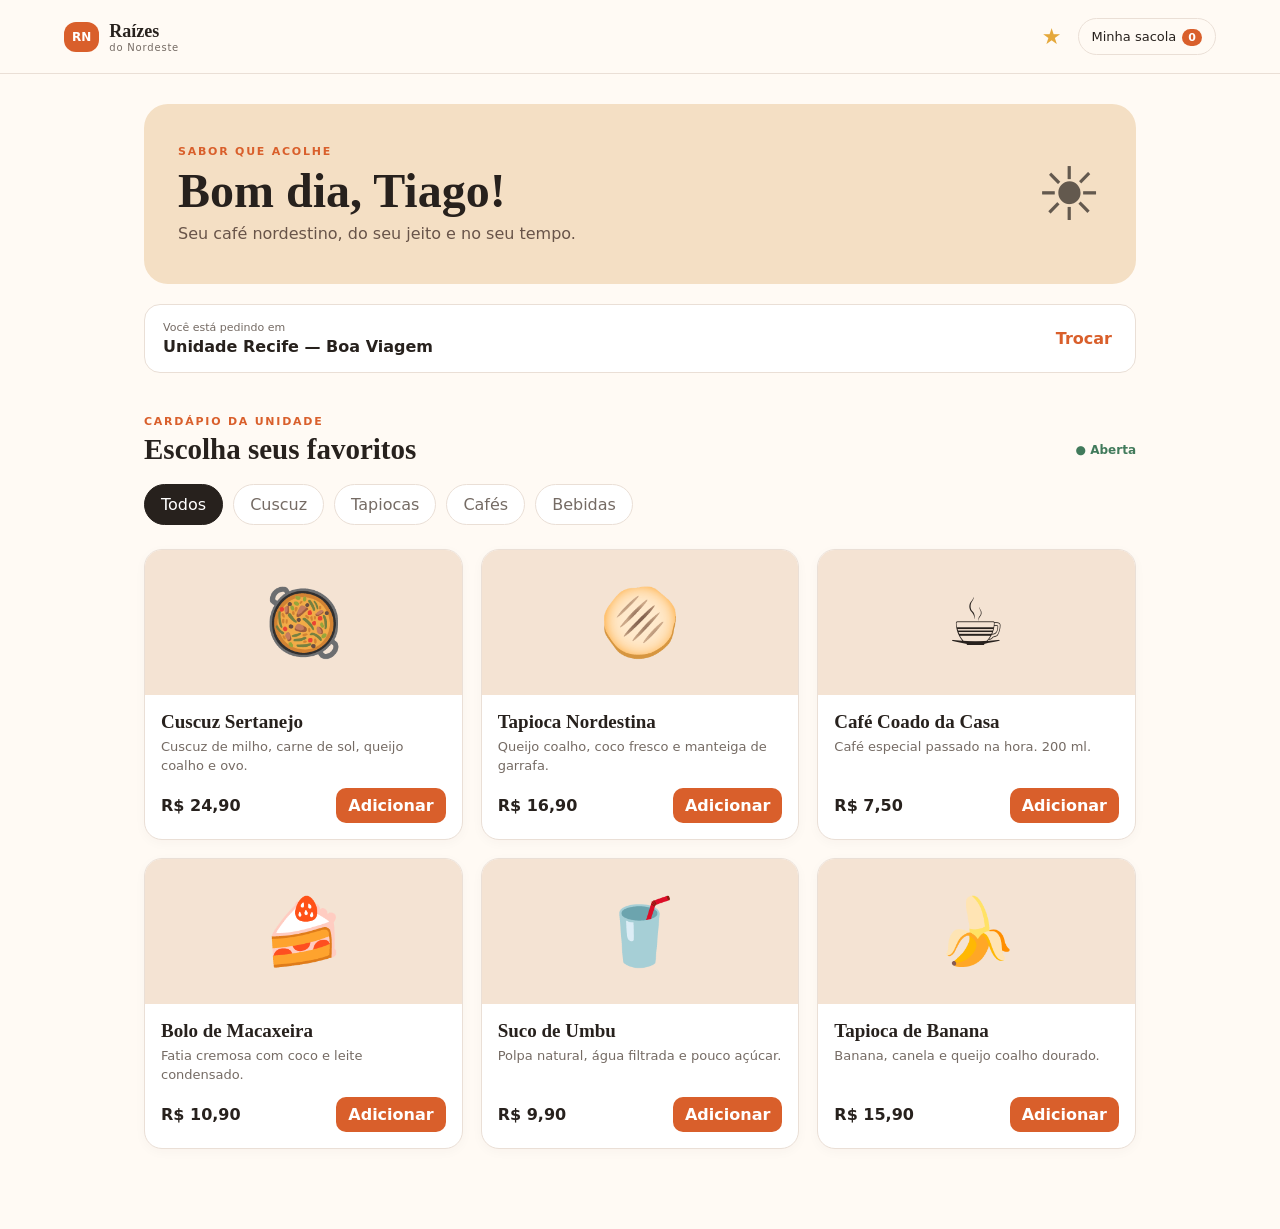
<file: index.html>
<!doctype html>
<html lang="pt-BR">
<head>
  <meta charset="utf-8">
  <meta name="viewport" content="width=device-width, initial-scale=1">
  <meta name="description" content="Raízes do Nordeste — cardápio, pedidos e fidelidade">
  <title>Raízes do Nordeste | Pedido digital</title>
  <link rel="stylesheet" href="styles.css">
  <link rel="stylesheet" href="accessibility.css">
</head>
<body>
  <header class="topbar">
    <a class="brand" href="#" data-nav="menu" aria-label="Ir para o cardápio">
      <span class="brand-mark">RN</span>
      <span><strong>Raízes</strong><small>do Nordeste</small></span>
    </a>
    <div class="top-actions">
      <button class="icon-button" data-nav="fidelity" aria-label="Abrir fidelidade">★</button>
      <button class="cart-button" data-nav="cart" aria-label="Abrir sacola">
        <span>Minha sacola</span><b id="cart-count">0</b>
      </button>
    </div>
  </header>

  <main>
    <section id="screen-menu" class="screen active" aria-labelledby="menu-title">
      <div class="hero">
        <div>
          <p class="eyebrow">Sabor que acolhe</p>
          <h1 id="menu-title">Bom dia, Tiago!</h1>
          <p>Seu café nordestino, do seu jeito e no seu tempo.</p>
        </div>
        <span class="hero-sun" aria-hidden="true">☀</span>
      </div>
      <div class="location-card">
        <div><span class="muted">Você está pedindo em</span><strong id="store-name">Unidade Recife — Boa Viagem</strong></div>
        <button class="text-button" id="change-store">Trocar</button>
      </div>
      <div class="section-heading"><div><p class="eyebrow">Cardápio da unidade</p><h2>Escolha seus favoritos</h2></div><span class="open-badge">● Aberta</span></div>
      <div class="categories" role="tablist" aria-label="Categorias">
        <button class="category active" role="tab" aria-selected="true" data-category="Todos">Todos</button>
        <button class="category" role="tab" aria-selected="false" data-category="Cuscuz">Cuscuz</button>
        <button class="category" role="tab" aria-selected="false" data-category="Tapioca">Tapiocas</button>
        <button class="category" role="tab" aria-selected="false" data-category="Cafés">Cafés</button>
        <button class="category" role="tab" aria-selected="false" data-category="Bebidas">Bebidas</button>
      </div>
      <div id="product-grid" class="product-grid"></div>
    </section>

    <section id="screen-cart" class="screen" aria-labelledby="cart-title">
      <button class="back-button" data-nav="menu">← Voltar ao cardápio</button>
      <p class="eyebrow">Conferência</p><h1 id="cart-title">Minha sacola</h1>
      <div id="cart-content"></div>
    </section>

    <section id="screen-checkout" class="screen" aria-labelledby="checkout-title">
      <button class="back-button" data-nav="cart">← Voltar à sacola</button>
      <p class="eyebrow">Último passo</p><h1 id="checkout-title">Finalizar pedido</h1>
      <div class="checkout-grid">
        <form id="checkout-form" class="card form-card" novalidate>
          <label for="pickup">Como você quer receber?</label>
          <div class="choice-row"><label class="choice selected"><input type="radio" name="pickup" value="Retirada na loja" checked> Retirar na loja</label><label class="choice"><input type="radio" name="pickup" value="Balcão"> Consumir no local</label></div>
          <label for="customer-name">Nome para o pedido</label><input id="customer-name" name="customerName" autocomplete="name" minlength="2" maxlength="80" required value="Tiago da Silva Souza" aria-describedby="checkout-feedback">
          <label for="payment">Pagamento</label><select id="payment"><option>Cartão (ambiente externo seguro)</option><option>Pix (ambiente externo seguro)</option><option>Carteira de pontos</option></select>
          <label class="consent"><input id="consent" type="checkbox" required> Autorizo o uso dos meus dados para processar este pedido, conforme a <button type="button" class="link-button" id="privacy-link">Política de Privacidade</button>.</label>
          <p id="checkout-feedback" class="form-feedback" role="alert" aria-live="polite"></p>
          <button class="primary-button" type="submit">Continuar para pagamento externo →</button>
        </form>
        <aside class="card order-summary" id="checkout-summary"></aside>
      </div>
    </section>

    <section id="screen-payment" class="screen" aria-labelledby="payment-title">
      <div class="payment-state card">
        <span class="external-icon">↗</span><p class="eyebrow">Ambiente externo</p><h1 id="payment-title">Pagamento seguro</h1>
        <p>Você será direcionado para o provedor de pagamentos. Nenhum dado do seu cartão é armazenado pela Raízes.</p>
        <button class="primary-button" id="confirm-payment">Simular pagamento aprovado</button>
        <button class="text-button" id="payment-fail">Simular falha no pagamento</button>
      </div>
    </section>

    <section id="screen-tracking" class="screen" aria-labelledby="tracking-title">
      <div class="success-banner"><span>✓</span><div><strong>Pedido confirmado!</strong><p id="order-number">Pedido #RN-0000</p></div></div>
      <p class="eyebrow">Acompanhe em tempo real</p><h1 id="tracking-title">Já estamos preparando</h1>
      <div class="progress-track"><div class="progress-fill"></div></div>
      <div class="status-list"><div class="status done"><b>✓</b><div><strong>Pedido recebido</strong><small>Pagamento confirmado com segurança</small></div></div><div class="status current"><b>2</b><div><strong>Em preparo</strong><small>A cozinha está cuidando do seu pedido</small></div></div><div class="status"><b>3</b><div><strong>Pronto para retirada</strong><small>Avisaremos quando estiver pronto</small></div></div></div>
      <button class="secondary-button" data-nav="menu">Fazer novo pedido</button>
    </section>

    <section id="screen-fidelity" class="screen" aria-labelledby="fidelity-title">
      <button class="back-button" data-nav="menu">← Voltar</button><p class="eyebrow">Programa de fidelidade</p><h1 id="fidelity-title">Clube das Raízes</h1>
      <div class="points-card"><span>Seus pontos</span><strong>280 <small>pts</small></strong><div class="points-bar"><i></i></div><small>Faltam 120 pontos para o próximo benefício</small></div>
      <h2>Benefícios para você</h2><div class="benefits"><article class="card benefit"><span>☕</span><div><strong>Café coado grátis</strong><small>Disponível com 400 pontos</small></div><button disabled>Resgatar</button></article><article class="card benefit"><span>🥥</span><div><strong>10% de desconto</strong><small>Disponível com 600 pontos</small></div><button disabled>Resgatar</button></article></div>
      <div class="privacy-note"><strong>Privacidade em primeiro lugar</strong><p>Você escolhe quais comunicações recebe. Altere suas preferências ou solicite seus dados a qualquer momento.</p><button class="text-button" id="privacy-link-2">Gerenciar preferências</button></div>
    </section>
  </main>

  <div id="privacy-modal" class="modal" role="dialog" aria-modal="true" aria-labelledby="privacy-title" hidden>
    <div class="modal-card"><button class="modal-close" id="close-privacy" aria-label="Fechar">×</button><p class="eyebrow">Transparência e controle</p><h2 id="privacy-title">Sua privacidade importa</h2><p>Usamos seus dados apenas para processar pedidos, oferecer benefícios que você escolher e melhorar o serviço. Você pode revogar consentimentos, consultar ou excluir seus dados.</p><label class="consent"><input id="marketing-consent" type="checkbox"> Quero receber promoções e novidades</label><button class="primary-button" id="save-privacy">Salvar preferências</button><button type="button" class="text-button" id="privacy-policy">Ler política resumida</button></div>
  </div>
  <div id="toast" class="toast" role="status"></div>
  <script src="app.js"></script>
</body>
</html>
</file>
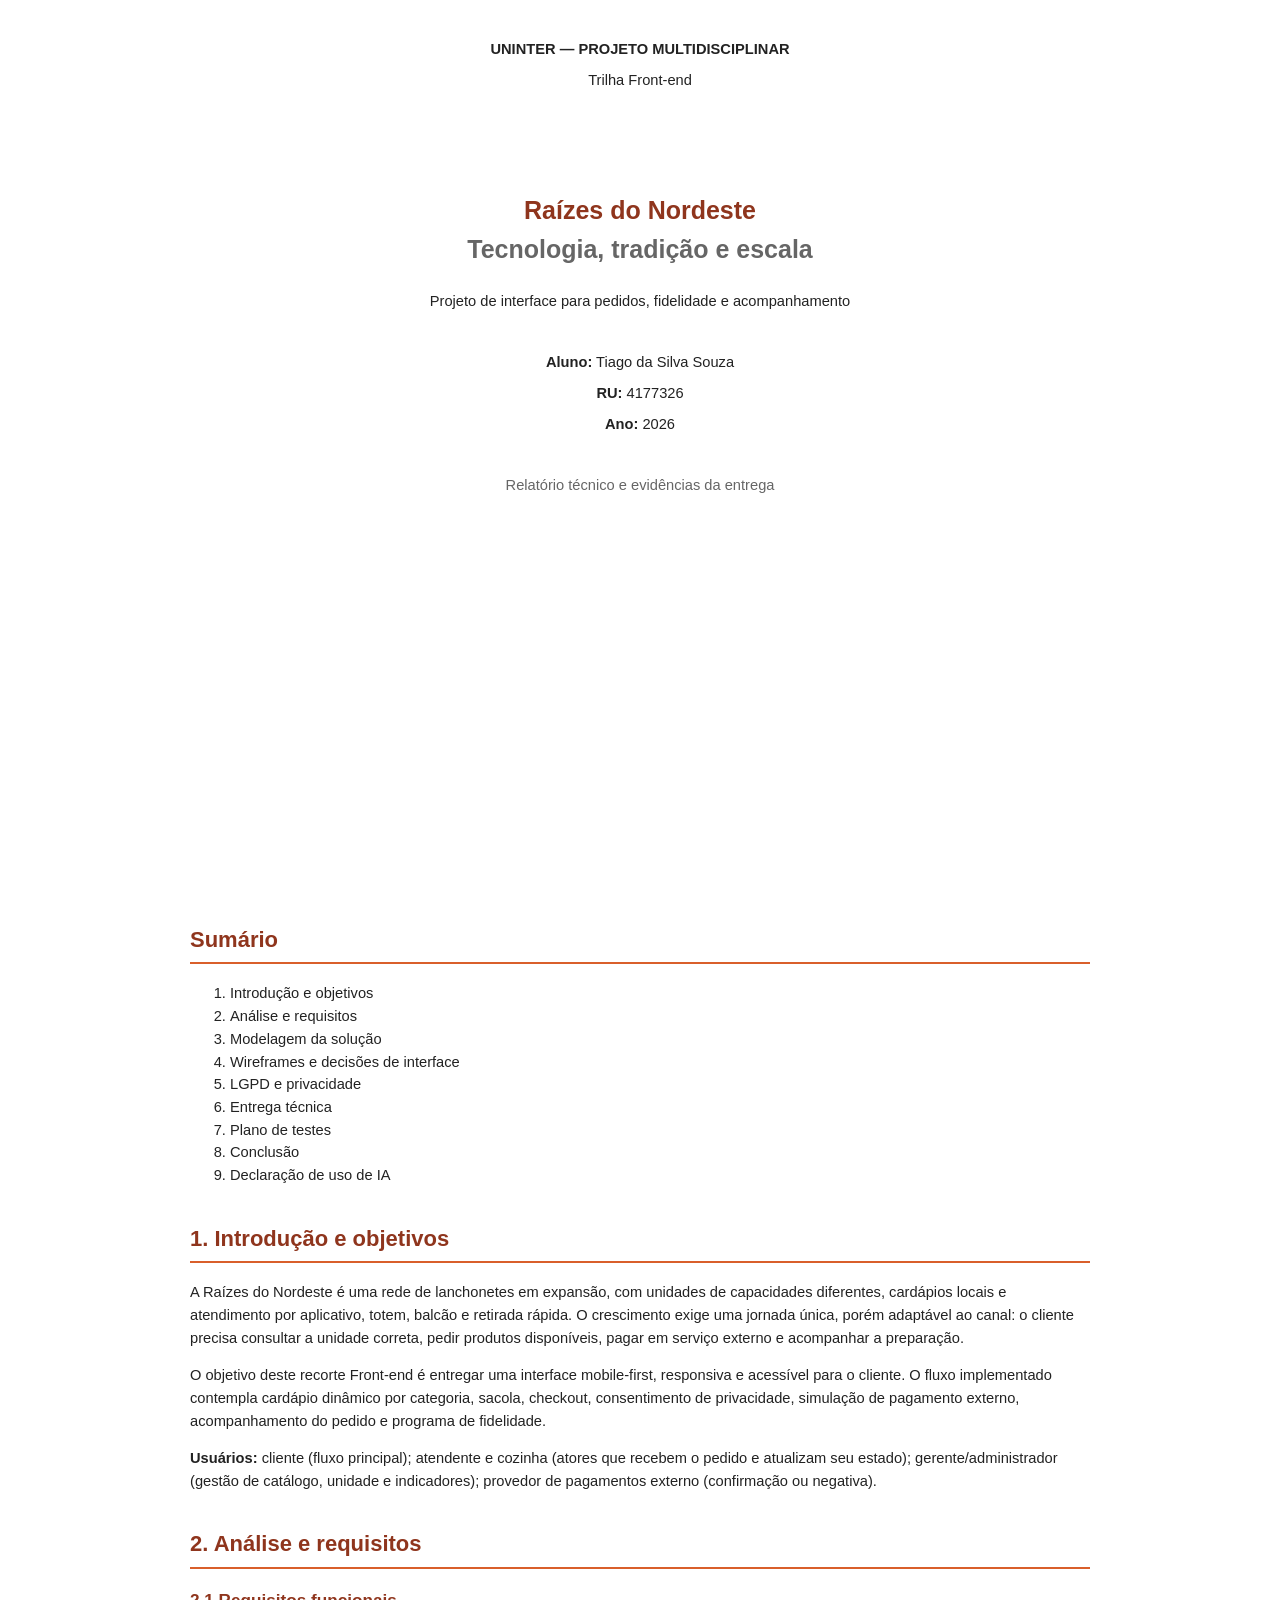
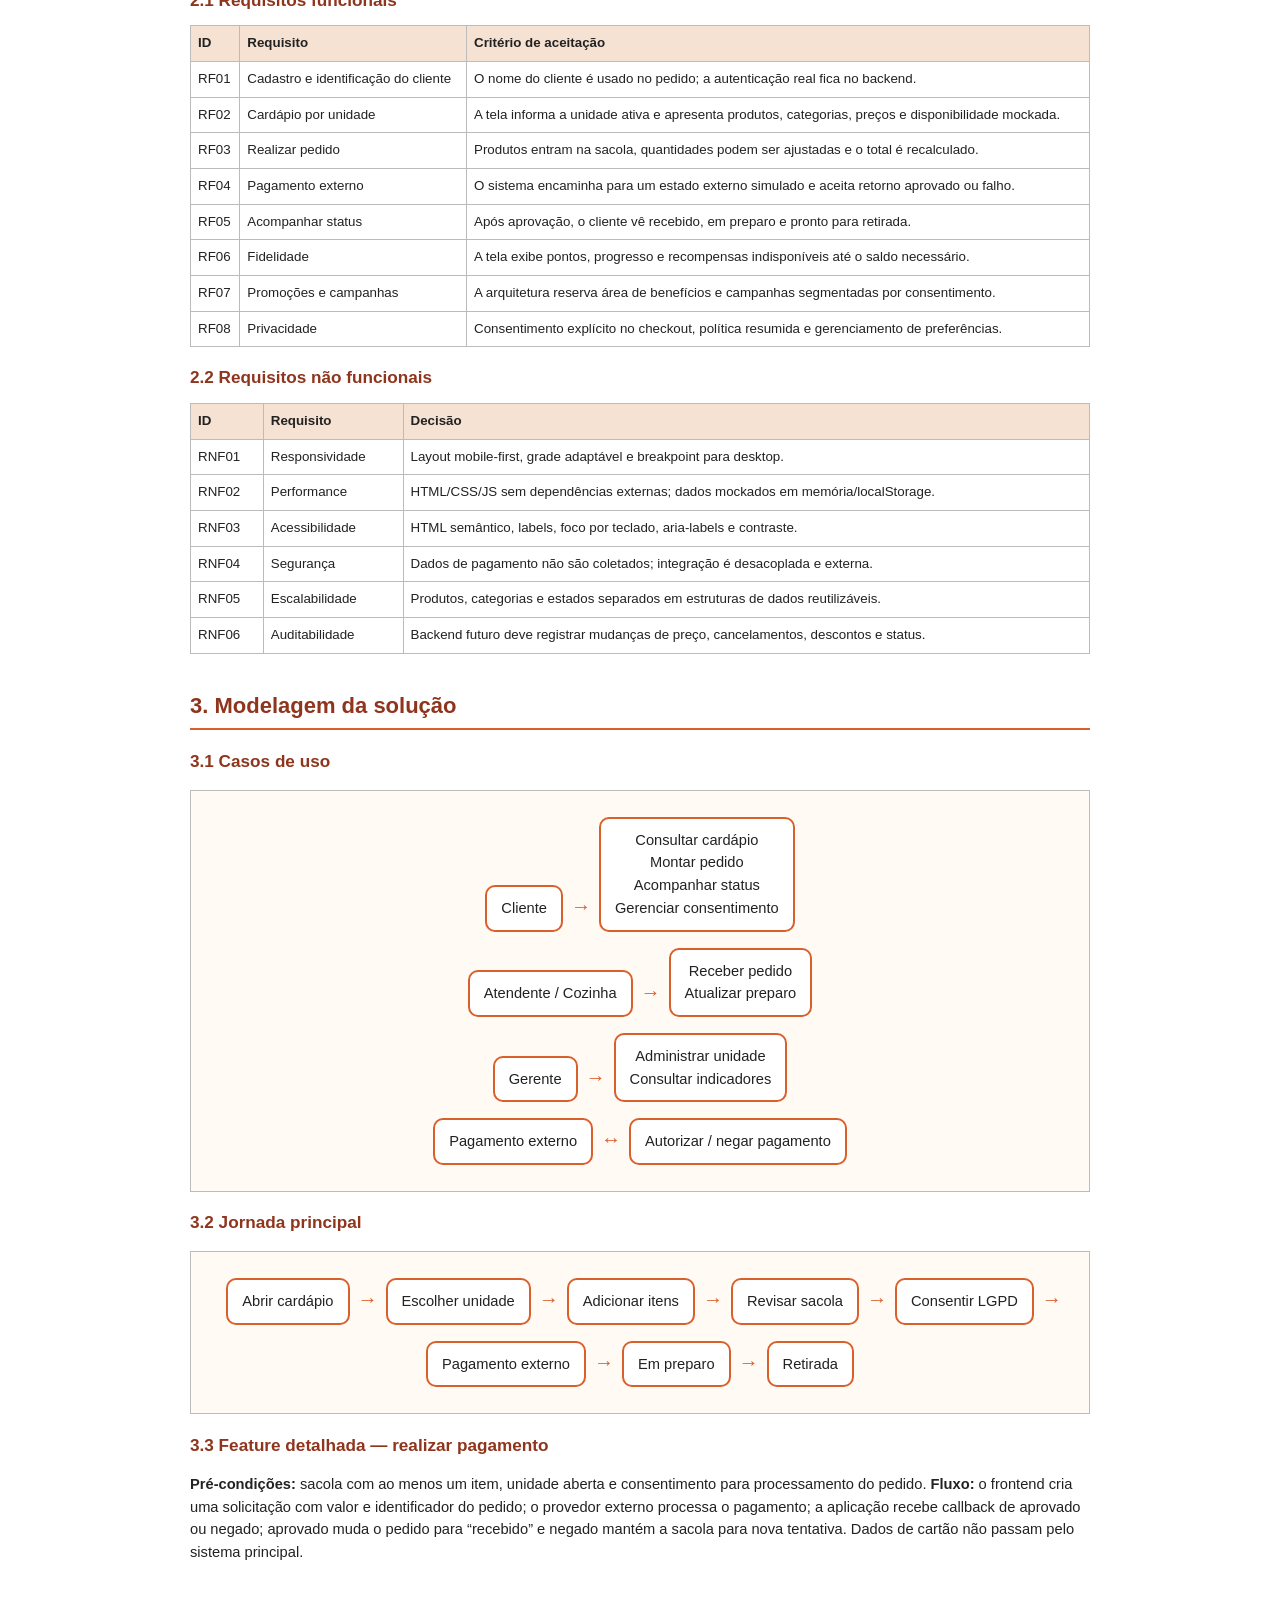
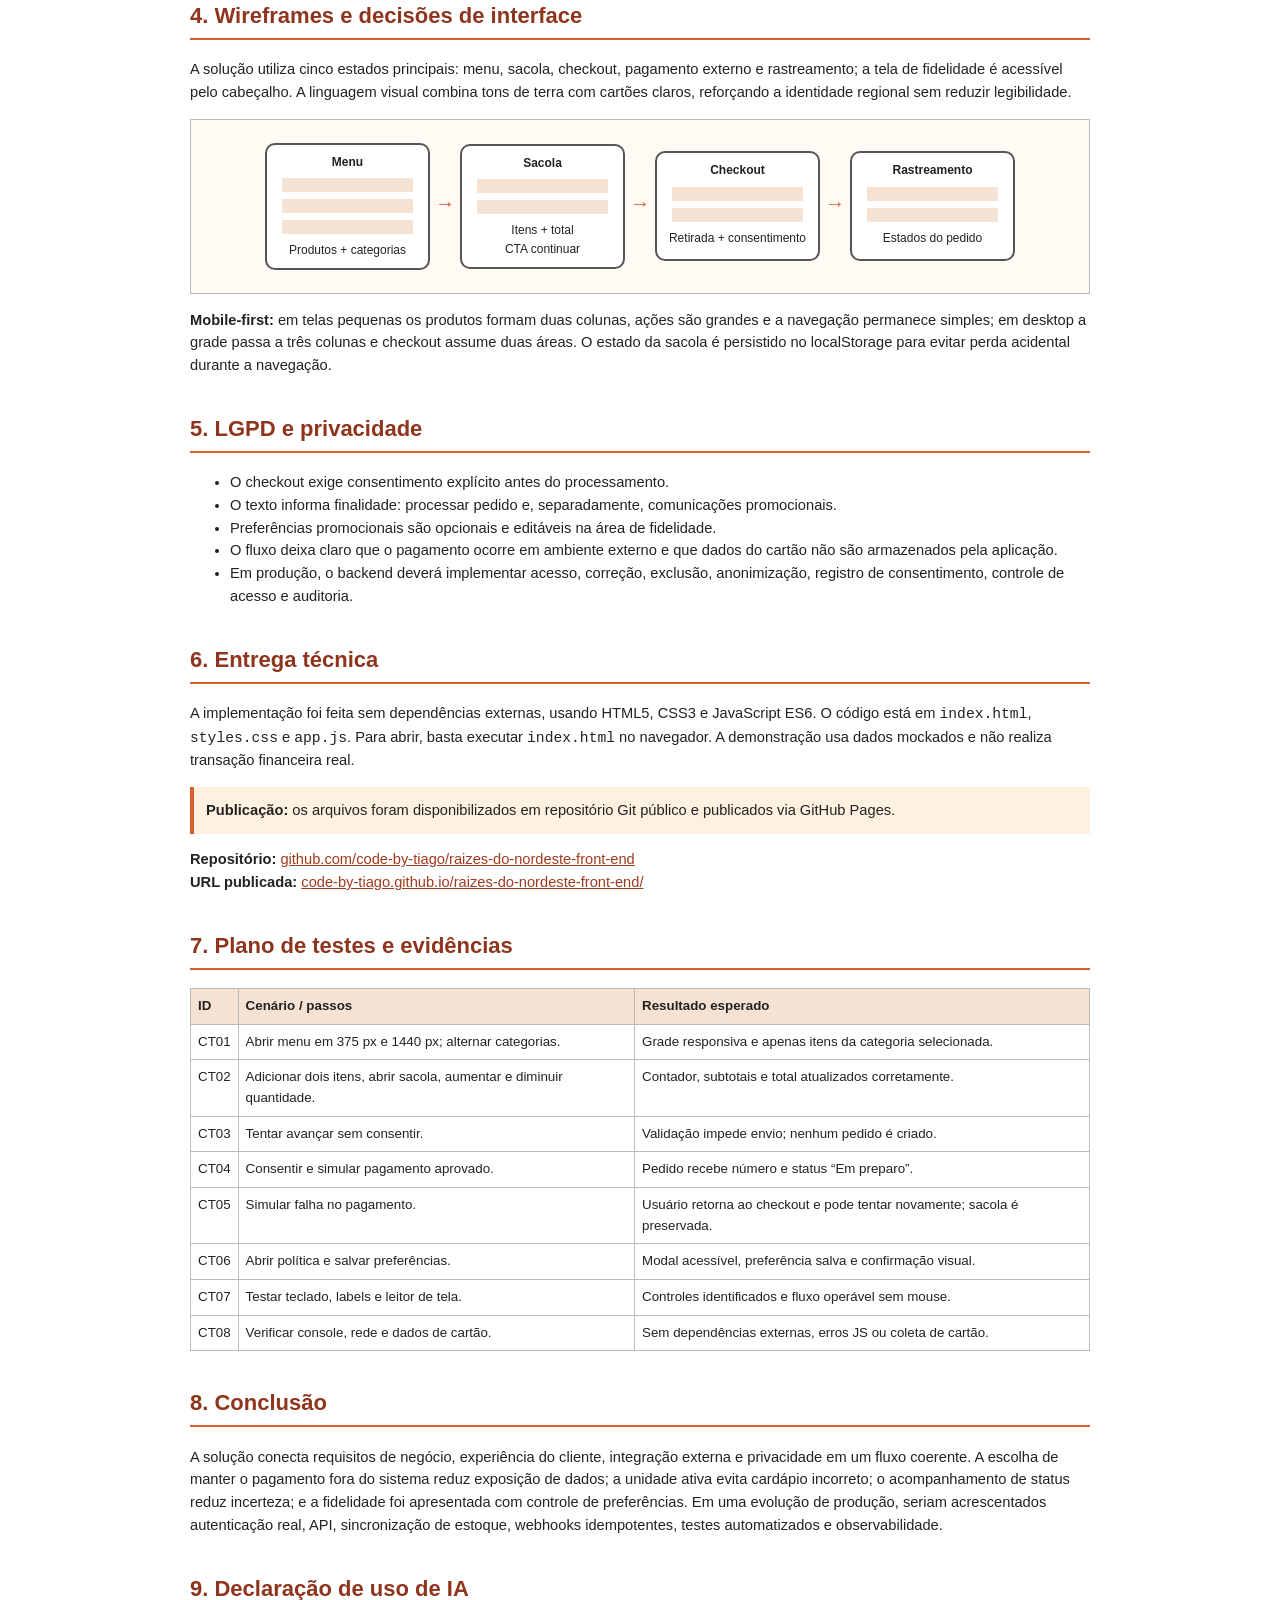
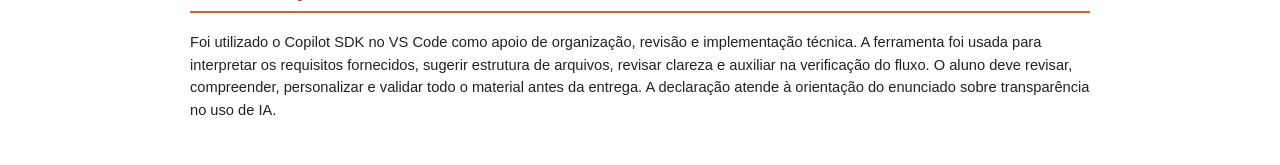
<file: relatorio.html>
<!doctype html>
<html lang="pt-BR">
<head><meta charset="utf-8"><meta name="viewport" content="width=device-width,initial-scale=1"><title>Projeto Multidisciplinar — Tiago da Silva Souza</title><style>
@page{size:A4;margin:2cm}body{font:11pt Arial,sans-serif;line-height:1.55;color:#222;max-width:900px;margin:0 auto;padding:30px}h1,h2,h3{color:#8f351d}h1{text-align:center;font-size:25px;margin-top:100px}h2{border-bottom:2px solid #d95f2b;padding-bottom:5px;margin-top:35px}h3{margin-bottom:5px}table{border-collapse:collapse;width:100%;margin:12px 0;font-size:10pt}td,th{border:1px solid #bbb;padding:7px;vertical-align:top}th{background:#f5e2d2;text-align:left}.cover{text-align:center;min-height:850px}.cover p{margin:8px}.muted{color:#666}.page-break{page-break-before:always}.diagram{border:1px solid #bbb;background:#fffaf4;padding:18px;margin:15px 0;text-align:center}.node{display:inline-block;border:2px solid #d95f2b;border-radius:10px;padding:10px 14px;margin:8px;background:#fff}.arrow{font-size:20px;color:#d95f2b}.screen{display:inline-block;border:2px solid #555;border-radius:10px;width:145px;min-height:90px;padding:8px;margin:5px;vertical-align:middle;background:white;font-size:9pt}.wire{background:#f5e2d2;height:14px;margin:7px}.note{background:#fff1df;border-left:4px solid #d95f2b;padding:12px;margin:12px 0}.small{font-size:9pt}.check{color:#277246;font-weight:bold}a{color:#9e3b1e}
@media print{body{padding:0}.no-print{display:none}}
</style></head>
<body>
<section class="cover"><p><strong>UNINTER — PROJETO MULTIDISCIPLINAR</strong></p><p>Trilha Front-end</p><h1>Raízes do Nordeste<br><span class="muted">Tecnologia, tradição e escala</span></h1><p>Projeto de interface para pedidos, fidelidade e acompanhamento</p><br><p><strong>Aluno:</strong> Tiago da Silva Souza</p><p><strong>RU:</strong> 4177326</p><p><strong>Ano:</strong> 2026</p><br><p class="muted">Relatório técnico e evidências da entrega</p></section>
<div class="page-break"></div>
<h2>Sumário</h2><ol><li>Introdução e objetivos</li><li>Análise e requisitos</li><li>Modelagem da solução</li><li>Wireframes e decisões de interface</li><li>LGPD e privacidade</li><li>Entrega técnica</li><li>Plano de testes</li><li>Conclusão</li><li>Declaração de uso de IA</li></ol>
<h2>1. Introdução e objetivos</h2><p>A Raízes do Nordeste é uma rede de lanchonetes em expansão, com unidades de capacidades diferentes, cardápios locais e atendimento por aplicativo, totem, balcão e retirada rápida. O crescimento exige uma jornada única, porém adaptável ao canal: o cliente precisa consultar a unidade correta, pedir produtos disponíveis, pagar em serviço externo e acompanhar a preparação.</p><p>O objetivo deste recorte Front-end é entregar uma interface mobile-first, responsiva e acessível para o cliente. O fluxo implementado contempla cardápio dinâmico por categoria, sacola, checkout, consentimento de privacidade, simulação de pagamento externo, acompanhamento do pedido e programa de fidelidade.</p><p><strong>Usuários:</strong> cliente (fluxo principal); atendente e cozinha (atores que recebem o pedido e atualizam seu estado); gerente/administrador (gestão de catálogo, unidade e indicadores); provedor de pagamentos externo (confirmação ou negativa).</p>
<h2>2. Análise e requisitos</h2>
<h3>2.1 Requisitos funcionais</h3><table><tr><th>ID</th><th>Requisito</th><th>Critério de aceitação</th></tr><tr><td>RF01</td><td>Cadastro e identificação do cliente</td><td>O nome do cliente é usado no pedido; a autenticação real fica no backend.</td></tr><tr><td>RF02</td><td>Cardápio por unidade</td><td>A tela informa a unidade ativa e apresenta produtos, categorias, preços e disponibilidade mockada.</td></tr><tr><td>RF03</td><td>Realizar pedido</td><td>Produtos entram na sacola, quantidades podem ser ajustadas e o total é recalculado.</td></tr><tr><td>RF04</td><td>Pagamento externo</td><td>O sistema encaminha para um estado externo simulado e aceita retorno aprovado ou falho.</td></tr><tr><td>RF05</td><td>Acompanhar status</td><td>Após aprovação, o cliente vê recebido, em preparo e pronto para retirada.</td></tr><tr><td>RF06</td><td>Fidelidade</td><td>A tela exibe pontos, progresso e recompensas indisponíveis até o saldo necessário.</td></tr><tr><td>RF07</td><td>Promoções e campanhas</td><td>A arquitetura reserva área de benefícios e campanhas segmentadas por consentimento.</td></tr><tr><td>RF08</td><td>Privacidade</td><td>Consentimento explícito no checkout, política resumida e gerenciamento de preferências.</td></tr></table>
<h3>2.2 Requisitos não funcionais</h3><table><tr><th>ID</th><th>Requisito</th><th>Decisão</th></tr><tr><td>RNF01</td><td>Responsividade</td><td>Layout mobile-first, grade adaptável e breakpoint para desktop.</td></tr><tr><td>RNF02</td><td>Performance</td><td>HTML/CSS/JS sem dependências externas; dados mockados em memória/localStorage.</td></tr><tr><td>RNF03</td><td>Acessibilidade</td><td>HTML semântico, labels, foco por teclado, aria-labels e contraste.</td></tr><tr><td>RNF04</td><td>Segurança</td><td>Dados de pagamento não são coletados; integração é desacoplada e externa.</td></tr><tr><td>RNF05</td><td>Escalabilidade</td><td>Produtos, categorias e estados separados em estruturas de dados reutilizáveis.</td></tr><tr><td>RNF06</td><td>Auditabilidade</td><td>Backend futuro deve registrar mudanças de preço, cancelamentos, descontos e status.</td></tr></table>
<h2>3. Modelagem da solução</h2>
<h3>3.1 Casos de uso</h3><div class="diagram"><div class="node">Cliente</div><span class="arrow">→</span><div class="node">Consultar cardápio<br>Montar pedido<br>Acompanhar status<br>Gerenciar consentimento</div><br><div class="node">Atendente / Cozinha</div><span class="arrow">→</span><div class="node">Receber pedido<br>Atualizar preparo</div><br><div class="node">Gerente</div><span class="arrow">→</span><div class="node">Administrar unidade<br>Consultar indicadores</div><br><div class="node">Pagamento externo</div><span class="arrow">↔</span><div class="node">Autorizar / negar pagamento</div></div>
<h3>3.2 Jornada principal</h3><div class="diagram"><span class="node">Abrir cardápio</span><span class="arrow">→</span><span class="node">Escolher unidade</span><span class="arrow">→</span><span class="node">Adicionar itens</span><span class="arrow">→</span><span class="node">Revisar sacola</span><span class="arrow">→</span><span class="node">Consentir LGPD</span><span class="arrow">→</span><span class="node">Pagamento externo</span><span class="arrow">→</span><span class="node">Em preparo</span><span class="arrow">→</span><span class="node">Retirada</span></div>
<h3>3.3 Feature detalhada — realizar pagamento</h3><p><strong>Pré-condições:</strong> sacola com ao menos um item, unidade aberta e consentimento para processamento do pedido. <strong>Fluxo:</strong> o frontend cria uma solicitação com valor e identificador do pedido; o provedor externo processa o pagamento; a aplicação recebe callback de aprovado ou negado; aprovado muda o pedido para “recebido” e negado mantém a sacola para nova tentativa. Dados de cartão não passam pelo sistema principal.</p>
<h2>4. Wireframes e decisões de interface</h2><p>A solução utiliza cinco estados principais: menu, sacola, checkout, pagamento externo e rastreamento; a tela de fidelidade é acessível pelo cabeçalho. A linguagem visual combina tons de terra com cartões claros, reforçando a identidade regional sem reduzir legibilidade.</p><div class="diagram"><div class="screen"><b>Menu</b><div class="wire"></div><div class="wire"></div><div class="wire"></div>Produtos + categorias</div><span class="arrow">→</span><div class="screen"><b>Sacola</b><div class="wire"></div><div class="wire"></div>Itens + total<br>CTA continuar</div><span class="arrow">→</span><div class="screen"><b>Checkout</b><div class="wire"></div><div class="wire"></div>Retirada + consentimento</div><span class="arrow">→</span><div class="screen"><b>Rastreamento</b><div class="wire"></div><div class="wire"></div>Estados do pedido</div></div><p><strong>Mobile-first:</strong> em telas pequenas os produtos formam duas colunas, ações são grandes e a navegação permanece simples; em desktop a grade passa a três colunas e checkout assume duas áreas. O estado da sacola é persistido no localStorage para evitar perda acidental durante a navegação.</p>
<h2>5. LGPD e privacidade</h2><ul><li>O checkout exige consentimento explícito antes do processamento.</li><li>O texto informa finalidade: processar pedido e, separadamente, comunicações promocionais.</li><li>Preferências promocionais são opcionais e editáveis na área de fidelidade.</li><li>O fluxo deixa claro que o pagamento ocorre em ambiente externo e que dados do cartão não são armazenados pela aplicação.</li><li>Em produção, o backend deverá implementar acesso, correção, exclusão, anonimização, registro de consentimento, controle de acesso e auditoria.</li></ul>
<h2>6. Entrega técnica</h2><p>A implementação foi feita sem dependências externas, usando HTML5, CSS3 e JavaScript ES6. O código está em <code>index.html</code>, <code>styles.css</code> e <code>app.js</code>. Para abrir, basta executar <code>index.html</code> no navegador. A demonstração usa dados mockados e não realiza transação financeira real.</p><div class="note"><strong>Publicação:</strong> os arquivos foram disponibilizados em repositório Git público e publicados via GitHub Pages.</div><p><strong>Repositório:</strong> <a href="https://github.com/code-by-tiago/raizes-do-nordeste-front-end">github.com/code-by-tiago/raizes-do-nordeste-front-end</a><br><strong>URL publicada:</strong> <a href="https://code-by-tiago.github.io/raizes-do-nordeste-front-end/">code-by-tiago.github.io/raizes-do-nordeste-front-end/</a></p>
<h2>7. Plano de testes e evidências</h2><table><tr><th>ID</th><th>Cenário / passos</th><th>Resultado esperado</th></tr><tr><td>CT01</td><td>Abrir menu em 375 px e 1440 px; alternar categorias.</td><td>Grade responsiva e apenas itens da categoria selecionada.</td></tr><tr><td>CT02</td><td>Adicionar dois itens, abrir sacola, aumentar e diminuir quantidade.</td><td>Contador, subtotais e total atualizados corretamente.</td></tr><tr><td>CT03</td><td>Tentar avançar sem consentir.</td><td>Validação impede envio; nenhum pedido é criado.</td></tr><tr><td>CT04</td><td>Consentir e simular pagamento aprovado.</td><td>Pedido recebe número e status “Em preparo”.</td></tr><tr><td>CT05</td><td>Simular falha no pagamento.</td><td>Usuário retorna ao checkout e pode tentar novamente; sacola é preservada.</td></tr><tr><td>CT06</td><td>Abrir política e salvar preferências.</td><td>Modal acessível, preferência salva e confirmação visual.</td></tr><tr><td>CT07</td><td>Testar teclado, labels e leitor de tela.</td><td>Controles identificados e fluxo operável sem mouse.</td></tr><tr><td>CT08</td><td>Verificar console, rede e dados de cartão.</td><td>Sem dependências externas, erros JS ou coleta de cartão.</td></tr></table>
<h2>8. Conclusão</h2><p>A solução conecta requisitos de negócio, experiência do cliente, integração externa e privacidade em um fluxo coerente. A escolha de manter o pagamento fora do sistema reduz exposição de dados; a unidade ativa evita cardápio incorreto; o acompanhamento de status reduz incerteza; e a fidelidade foi apresentada com controle de preferências. Em uma evolução de produção, seriam acrescentados autenticação real, API, sincronização de estoque, webhooks idempotentes, testes automatizados e observabilidade.</p>
<h2>9. Declaração de uso de IA</h2><p>Foi utilizado o Copilot SDK no VS Code como apoio de organização, revisão e implementação técnica. A ferramenta foi usada para interpretar os requisitos fornecidos, sugerir estrutura de arquivos, revisar clareza e auxiliar na verificação do fluxo. O aluno deve revisar, compreender, personalizar e validar todo o material antes da entrega. A declaração atende à orientação do enunciado sobre transparência no uso de IA.</p>
</body></html>
</file>
<file: styles.css>
:root{--ink:#27211d;--muted:#756b64;--cream:#fffaf4;--paper:#fff;--orange:#d95f2b;--orange-dark:#a9411e;--gold:#e5a83b;--line:#eadfd6;--green:#417a5b;--shadow:0 12px 40px rgba(67,39,22,.09);font-family:Inter,ui-sans-serif,system-ui,-apple-system,BlinkMacSystemFont,"Segoe UI",sans-serif}*{box-sizing:border-box}body{margin:0;background:var(--cream);color:var(--ink)}button,input,select{font:inherit}button{cursor:pointer;border:0}button:disabled{cursor:not-allowed;opacity:.5}.topbar{height:74px;padding:0 clamp(20px,5vw,72px);display:flex;align-items:center;justify-content:space-between;background:rgba(255,250,244,.93);border-bottom:1px solid var(--line);position:sticky;top:0;z-index:5;backdrop-filter:blur(12px)}.brand{display:flex;align-items:center;gap:10px;color:var(--ink);text-decoration:none}.brand-mark{background:var(--orange);color:white;border-radius:12px;padding:8px;font-weight:800;font-size:12px}.brand strong,.brand small{display:block}.brand strong{font-family:Georgia,serif;font-size:18px}.brand small{font-size:10px;color:var(--muted);letter-spacing:.08em}.top-actions{display:flex;gap:10px;align-items:center}.icon-button,.cart-button{background:transparent;color:var(--ink)}.icon-button{font-size:22px;color:var(--gold)}.cart-button{border:1px solid var(--line);padding:10px 13px;border-radius:99px;font-size:13px}.cart-button b{background:var(--orange);color:#fff;border-radius:99px;padding:2px 6px;margin-left:6px;font-size:11px}main{max-width:1120px;margin:auto;padding:30px clamp(20px,5vw,72px) 80px}.screen{display:none}.screen.active{display:block}.hero{background:#f4dfc4;border-radius:24px;padding:30px 34px;display:flex;justify-content:space-between;align-items:center;min-height:180px}.hero h1{font:700 clamp(28px,4vw,48px)/1.1 Georgia,serif;margin:7px 0}.hero p:not(.eyebrow){margin:0;color:#685449}.hero-sun{font-size:74px;opacity:.7}.eyebrow{font-size:11px;letter-spacing:.16em;text-transform:uppercase;font-weight:800;color:var(--orange);margin:0}.location-card,.section-heading{display:flex;justify-content:space-between;align-items:center}.location-card{margin:20px 0 42px;padding:16px 18px;background:var(--paper);border:1px solid var(--line);border-radius:16px}.location-card strong,.location-card .muted{display:block}.muted{font-size:11px;color:var(--muted);margin-bottom:3px}.text-button,.link-button{background:none;color:var(--orange);font-weight:750;padding:5px}.section-heading h2{margin:5px 0 18px;font:700 29px Georgia,serif}.open-badge{font-size:12px;color:var(--green);font-weight:700}.categories{display:flex;gap:10px;overflow:auto;padding-bottom:24px}.category{white-space:nowrap;border:1px solid var(--line);background:#fff;padding:10px 16px;border-radius:99px;color:var(--muted)}.category.active{background:var(--ink);color:#fff;border-color:var(--ink)}.product-grid{display:grid;grid-template-columns:repeat(3,1fr);gap:18px}.product{background:var(--paper);border:1px solid var(--line);border-radius:18px;overflow:hidden;box-shadow:0 3px 12px rgba(67,39,22,.03)}.product-art{height:145px;background:#f4e3d3;display:grid;place-items:center;font-size:65px}.product-body{padding:16px}.product h3{margin:0 0 5px;font:700 19px Georgia,serif}.product p{margin:0 0 12px;color:var(--muted);font-size:13px;line-height:1.45;min-height:38px}.product-footer{display:flex;align-items:center;justify-content:space-between}.price{font-weight:800}.add-button{background:var(--orange);color:#fff;border-radius:10px;padding:8px 12px;font-weight:700}.back-button{background:none;color:var(--muted);padding:0 0 26px}.card{background:#fff;border:1px solid var(--line);border-radius:18px;padding:22px;box-shadow:var(--shadow)}.cart-row{display:flex;gap:15px;align-items:center;padding:17px 0;border-bottom:1px solid var(--line)}.cart-row:first-child{padding-top:0}.cart-art{width:64px;height:64px;border-radius:12px;background:#f4e3d3;display:grid;place-items:center;font-size:30px}.cart-row>div:nth-child(2){flex:1}.cart-row h3{margin:0 0 5px;font:700 17px Georgia,serif}.cart-row small{color:var(--muted)}.quantity{display:flex;align-items:center;gap:10px}.quantity button{border:1px solid var(--line);background:#fff;border-radius:50%;width:26px;height:26px}.cart-total{display:flex;justify-content:space-between;font-size:20px;font-weight:800;margin:22px 0}.primary-button,.secondary-button{width:100%;padding:14px 18px;border-radius:12px;font-weight:800}.primary-button{background:var(--orange);color:#fff}.primary-button:hover{background:var(--orange-dark)}.secondary-button{background:#fff;color:var(--orange);border:1px solid var(--orange);margin-top:24px}.checkout-grid{display:grid;grid-template-columns:1.2fr .8fr;gap:20px}.form-card{display:flex;flex-direction:column;gap:9px}.form-card label:not(.choice):not(.consent){font-size:13px;font-weight:750;margin-top:8px}.form-card input[type=text],.form-card input:not([type]),.form-card select,.form-card>input{border:1px solid var(--line);border-radius:10px;padding:12px;background:#fff}.choice-row{display:flex;gap:10px}.choice{border:1px solid var(--line);border-radius:10px;padding:12px;font-size:13px;flex:1}.choice.selected{border-color:var(--orange);background:#fff5ee}.choice input{accent-color:var(--orange)}.consent{font-size:12px;color:var(--muted);line-height:1.5;margin:15px 0}.consent input{accent-color:var(--orange);vertical-align:middle}.order-summary h2{font:700 20px Georgia,serif;margin-top:0}.summary-line{display:flex;justify-content:space-between;color:var(--muted);font-size:13px;padding:8px 0}.summary-line.total{color:var(--ink);font-weight:800;font-size:17px;border-top:1px solid var(--line);margin-top:10px;padding-top:16px}.payment-state{max-width:500px;margin:50px auto;text-align:center;padding:48px 32px}.external-icon{display:inline-grid;place-items:center;width:60px;height:60px;border-radius:50%;background:#fff1df;color:var(--orange);font-size:30px}.payment-state h1{font:700 34px Georgia,serif}.payment-state p:not(.eyebrow){color:var(--muted);line-height:1.6}.payment-state .text-button{display:block;margin:12px auto}.success-banner{display:flex;align-items:center;gap:15px;background:#e8f4eb;border:1px solid #cae7d2;border-radius:16px;padding:16px;margin-bottom:32px}.success-banner>span{display:grid;place-items:center;background:var(--green);color:#fff;width:35px;height:35px;border-radius:50%;font-weight:800}.success-banner p{margin:4px 0 0;color:var(--muted);font-size:13px}.progress-track{height:8px;background:#eadfd6;border-radius:9px;margin:28px 0 35px}.progress-fill{width:50%;height:100%;background:var(--orange);border-radius:9px}.status-list{display:flex;flex-direction:column;gap:0}.status{display:flex;gap:16px;position:relative;padding:0 0 30px}.status:not(:last-child):after{content:"";position:absolute;left:15px;top:31px;height:calc(100% - 25px);border-left:2px dashed var(--line)}.status b{z-index:1;display:grid;place-items:center;width:31px;height:31px;border-radius:50%;background:#eee3da;color:var(--muted)}.status.done b,.status.current b{background:var(--orange);color:#fff}.status strong,.status small{display:block}.status strong{margin:5px 0}.status small{color:var(--muted)}.points-card{background:var(--ink);color:#fff;border-radius:20px;padding:28px;margin:28px 0 35px}.points-card span,.points-card small{color:#d9c8b7}.points-card strong{display:block;font:700 48px Georgia,serif;margin:8px 0 20px}.points-card strong small{font-size:18px}.points-bar{height:9px;background:#57493e;border-radius:9px;margin-bottom:10px}.points-bar i{display:block;width:70%;height:100%;background:var(--gold);border-radius:9px}.benefits{display:grid;grid-template-columns:1fr 1fr;gap:14px}.benefit{display:flex;align-items:center;gap:13px;padding:16px}.benefit>span{font-size:28px}.benefit div{flex:1}.benefit strong,.benefit small{display:block}.benefit small{color:var(--muted);font-size:11px;margin-top:4px}.benefit button{background:#f4eee8;border-radius:8px;padding:8px;color:var(--muted);font-size:11px}.privacy-note{margin-top:28px;background:#fff1df;border-radius:14px;padding:18px}.privacy-note p{font-size:13px;color:var(--muted);line-height:1.5}.modal{position:fixed;inset:0;background:rgba(31,22,17,.6);display:grid;place-items:center;padding:20px;z-index:10}.modal[hidden]{display:none}.modal-card{position:relative;background:#fffaf4;border-radius:20px;max-width:470px;padding:32px;box-shadow:var(--shadow)}.modal-card h2{font:700 28px Georgia,serif}.modal-card>p:not(.eyebrow){color:var(--muted);line-height:1.6}.modal-close{position:absolute;right:17px;top:13px;background:none;font-size:28px;color:var(--muted)}.modal-card .text-button{display:block;margin:12px auto 0}.toast{position:fixed;bottom:25px;left:50%;transform:translate(-50%,20px);background:var(--ink);color:#fff;padding:13px 18px;border-radius:10px;opacity:0;transition:.25s;z-index:20;font-size:13px}.toast.visible{opacity:1;transform:translate(-50%,0)}@media(max-width:700px){.topbar{height:65px;padding:0 18px}.cart-button span{display:none}main{padding:20px 16px 60px}.hero{padding:24px 20px;min-height:150px}.hero-sun{font-size:52px}.product-grid{grid-template-columns:1fr 1fr;gap:12px}.product-art{height:110px;font-size:48px}.product-body{padding:12px}.product h3{font-size:16px}.product p{font-size:12px;min-height:52px}.checkout-grid,.benefits{grid-template-columns:1fr}.choice-row{flex-direction:column}.section-heading h2{font-size:24px}}
</file>
<file: accessibility.css>
:focus-visible {
  outline: 3px solid #e5a83b;
  outline-offset: 3px;
}

.form-feedback {
  min-height: 1.4em;
  color: #a9411e;
  font-size: 13px;
  font-weight: 700;
  margin: 0;
}

.form-card input:invalid:not(:placeholder-shown) {
  border-color: #a9411e;
}

.modal[hidden] {
  display: none;
}

.modal-card .text-button {
  display: block;
  margin: 12px auto 0;
}
</file>
